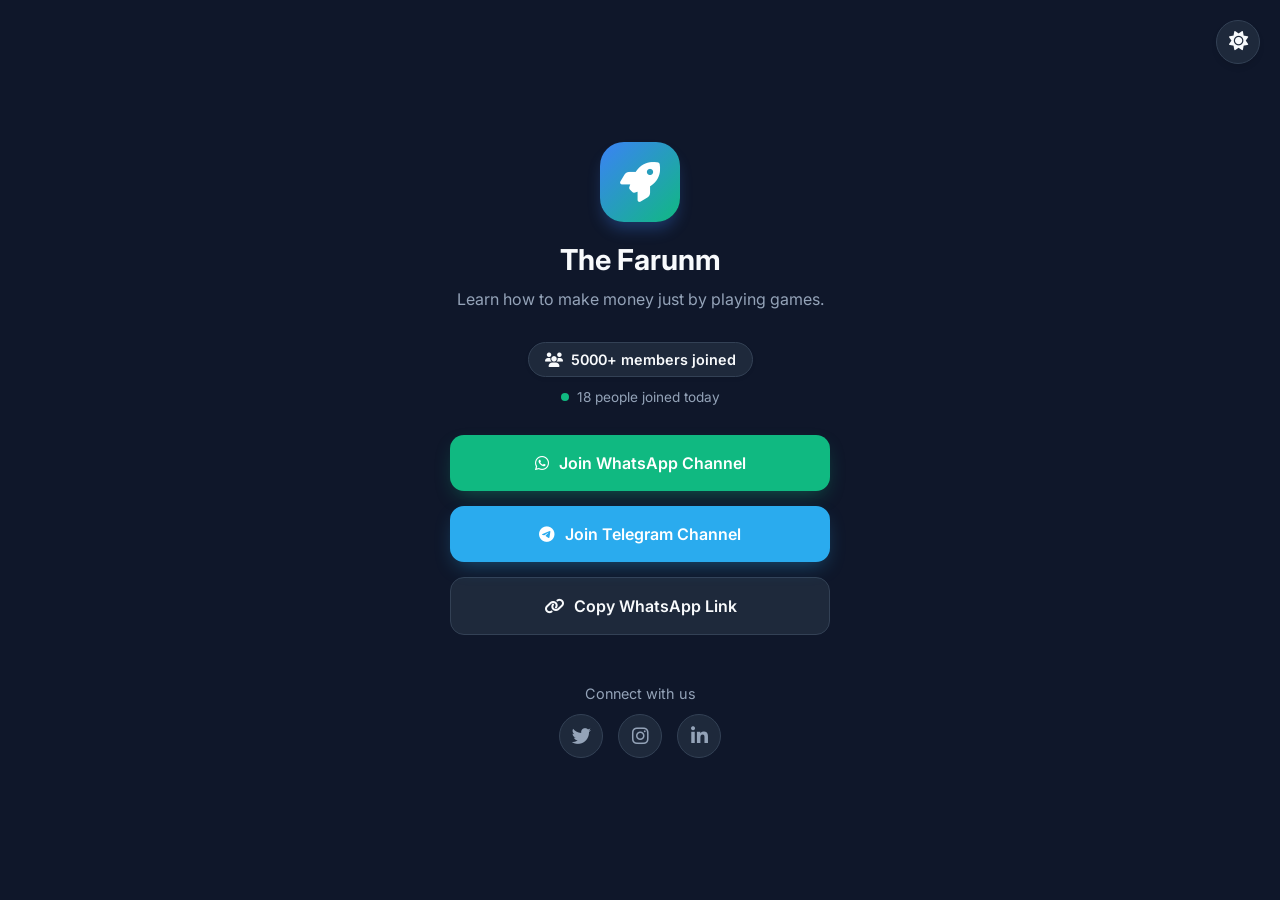
<file: index.html>
<!DOCTYPE html>
<html lang="en" data-theme="dark">
<head>
    <meta charset="UTF-8">
    <meta name="viewport" content="width=device-width, initial-scale=1.0">
    <title>The Farunm | WhatsApp Channel</title>
    <!-- Basic SEO -->
    <meta name="description" content="Join our thriving community of tech enthusiasts and students. Get the latest updates directly on your WhatsApp.">
    <meta name="keywords" content="tech community, whatsapp channel, students, programming">
    <!-- Favicon -->
    <link rel="icon" href="data:image/svg+xml,<svg xmlns=%22http://www.w3.org/2000/svg%22 viewBox=%220 0 100 100%22><text y=%22.9em%22 font-size=%2290%22>🚀</text></svg>">
    
    <!-- External CSS for Fonts and Icons -->
    <link href="https://fonts.googleapis.com/css2?family=Inter:wght@400;500;600;700&display=swap" rel="stylesheet">
    <link rel="stylesheet" href="https://cdnjs.cloudflare.com/ajax/libs/font-awesome/6.4.0/css/all.min.css">
    
    <!-- Custom CSS -->
    <link rel="stylesheet" href="style.css">
</head>
<body>
    <!-- Theme Toggle Button -->
    <div class="theme-switch">
        <button id="theme-toggle" aria-label="Toggle Dark/Light Mode">
            <i class="fas fa-sun"></i>
        </button>
    </div>

    <!-- Popup Notification -->
    <div class="popup" id="welcome-popup">
        <p>👋 Tap below to join the community!</p>
        <button id="close-popup"><i class="fas fa-times"></i></button>
    </div>

    <main class="container">
        <!-- Profile / Logo Section -->
        <div class="profile-section">
            <div class="logo">
                <i class="fas fa-rocket"></i>
            </div>
            <h1>The Farunm</h1>
            <p class="description">Learn how to make money just by playing games.</p>
        </div>

        <!-- Stats Counter -->
        <div class="stats-section">
            <div class="stat-badge">
                <i class="fas fa-users"></i>
                <span>5000+ members joined</span>
            </div>
            <div class="live-activity" id="live-activity">
                <span class="pulse"></span>
                <span>12 people joined today</span>
            </div>
        </div>

        <!-- Action Buttons -->
        <div class="action-section">
            <button id="join-btn" class="glow-button primary">
                <i class="fab fa-whatsapp"></i>
                <span class="btn-text">Join WhatsApp Channel</span>
                <span class="loader" style="display: none;"></span>
            </button>
            <button id="join-telegram-btn" class="glow-button primary telegram-btn">
                <i class="fab fa-telegram-plane"></i>
                <span class="btn-text">Join Telegram Channel</span>
                <span class="loader" style="display: none;"></span>
            </button>
            <button id="copy-btn" class="secondary-button">
                <i class="fas fa-link"></i>
                Copy WhatsApp Link
            </button>
        </div>

        <!-- Social Media Links -->
        <div class="social-section">
            <p>Connect with us</p>
            <div class="social-icons">
                <a href="#" aria-label="Twitter"><i class="fab fa-twitter"></i></a>
                <a href="#" aria-label="Instagram"><i class="fab fa-instagram"></i></a>
                <a href="#" aria-label="LinkedIn"><i class="fab fa-linkedin-in"></i></a>
            </div>
        </div>
    </main>

    <!-- Smooth Redirect Overlay -->
    <div class="redirect-overlay" id="redirect-overlay">
        <div class="redirect-content">
            <i class="fab fa-whatsapp whatsapp-icon" id="redirect-icon"></i>
            <h2 id="redirect-text">Redirecting to WhatsApp...</h2>
            <p>Get ready to join our awesome community.</p>
        </div>
    </div>

    <!-- Custom JavaScript -->
    <script src="script.js"></script>
</body>
</html>
</file>
<file: style.css>
:root {
    /* Light Theme Colors */
    --bg-color: #f8fafc;
    --text-primary: #0f172a;
    --text-secondary: #475569;
    --card-bg: #ffffff;
    --accent-color: #10b981; /* WhatsApp Greenish */
    --accent-hover: #059669;
    --glow-color: rgba(16, 185, 129, 0.4);
    --border-color: #e2e8f0;
    --overlay-bg: rgba(255, 255, 255, 0.9);
}

[data-theme="dark"] {
    /* Dark Theme Colors */
    --bg-color: #0f172a;
    --text-primary: #f8fafc;
    --text-secondary: #94a3b8;
    --card-bg: #1e293b;
    --accent-color: #10b981;
    --accent-hover: #34d399;
    --glow-color: rgba(16, 185, 129, 0.4);
    --border-color: #334155;
    --overlay-bg: rgba(15, 23, 42, 0.9);
}

* {
    margin: 0;
    padding: 0;
    box-sizing: border-box;
    font-family: 'Inter', sans-serif;
    transition: background-color 0.3s ease, color 0.3s ease;
}

body {
    background-color: var(--bg-color);
    color: var(--text-primary);
    min-height: 100vh;
    display: flex;
    flex-direction: column;
    align-items: center;
    justify-content: center;
    overflow-x: hidden;
}

/* Theme Toggle */
.theme-switch {
    position: absolute;
    top: 20px;
    right: 20px;
}

#theme-toggle {
    background: var(--card-bg);
    border: 1px solid var(--border-color);
    color: var(--text-primary);
    width: 44px;
    height: 44px;
    border-radius: 50%;
    cursor: pointer;
    font-size: 1.2rem;
    display: flex;
    align-items: center;
    justify-content: center;
    box-shadow: 0 4px 6px -1px rgba(0, 0, 0, 0.1);
}

#theme-toggle:hover {
    transform: scale(1.05);
}

/* Main Container */
.container {
    width: 100%;
    max-width: 420px;
    padding: 40px 20px;
    text-align: center;
    display: flex;
    flex-direction: column;
    gap: 30px;
}

/* Profile Section */
.profile-section .logo {
    width: 80px;
    height: 80px;
    background: linear-gradient(135deg, #3b82f6, var(--accent-color));
    border-radius: 24px;
    margin: 0 auto 20px;
    display: flex;
    align-items: center;
    justify-content: center;
    font-size: 2.5rem;
    color: white;
    box-shadow: 0 10px 15px -3px rgba(59, 130, 246, 0.3);
    animation: float 6s ease-in-out infinite;
}

@keyframes float {
    0% { transform: translateY(0px); }
    50% { transform: translateY(-10px); }
    100% { transform: translateY(0px); }
}

.profile-section h1 {
    font-size: 1.8rem;
    font-weight: 700;
    margin-bottom: 10px;
}

.description {
    color: var(--text-secondary);
    font-size: 1rem;
    line-height: 1.6;
}

/* Stats Section */
.stats-section {
    display: flex;
    flex-direction: column;
    gap: 12px;
    align-items: center;
}

.stat-badge {
    background: var(--card-bg);
    border: 1px solid var(--border-color);
    padding: 8px 16px;
    border-radius: 20px;
    font-size: 0.9rem;
    font-weight: 600;
    display: flex;
    align-items: center;
    gap: 8px;
    box-shadow: 0 2px 4px rgba(0,0,0,0.05);
}

.live-activity {
    display: flex;
    align-items: center;
    gap: 8px;
    font-size: 0.85rem;
    color: var(--text-secondary);
}

.pulse {
    width: 8px;
    height: 8px;
    background-color: var(--accent-color);
    border-radius: 50%;
    animation: pulse-ring 2s infinite;
}

@keyframes pulse-ring {
    0% { box-shadow: 0 0 0 0 rgba(16, 185, 129, 0.7); }
    70% { box-shadow: 0 0 0 10px rgba(16, 185, 129, 0); }
    100% { box-shadow: 0 0 0 0 rgba(16, 185, 129, 0); }
}

/* Action Buttons */
.action-section {
    display: flex;
    flex-direction: column;
    gap: 15px;
}

button {
    border: none;
    outline: none;
    cursor: pointer;
    border-radius: 14px;
    font-size: 1rem;
    font-weight: 600;
    padding: 18px;
    display: flex;
    align-items: center;
    justify-content: center;
    gap: 10px;
    width: 100%;
    transition: all 0.2s ease;
}

.glow-button {
    background-color: var(--accent-color);
    color: white;
    box-shadow: 0 8px 20px -6px var(--glow-color);
    position: relative;
    overflow: hidden;
}

.glow-button:hover {
    transform: translateY(-2px);
    background-color: var(--accent-hover);
    box-shadow: 0 12px 25px -6px var(--glow-color);
}

.glow-button:active {
    transform: translateY(1px);
}

.telegram-btn {
    background-color: #2AABEE;
    box-shadow: 0 8px 20px -6px rgba(42, 171, 238, 0.4);
}

.telegram-btn:hover {
    background-color: #2298D6;
    box-shadow: 0 12px 25px -6px rgba(42, 171, 238, 0.4);
}

.secondary-button {
    background-color: var(--card-bg);
    color: var(--text-primary);
    border: 1px solid var(--border-color);
}

.secondary-button:hover {
    background-color: var(--border-color);
    color: var(--accent-color);
}

/* Social Section */
.social-section {
    margin-top: 20px;
}

.social-section p {
    color: var(--text-secondary);
    font-size: 0.9rem;
    margin-bottom: 12px;
}

.social-icons {
    display: flex;
    justify-content: center;
    gap: 15px;
}

.social-icons a {
    color: var(--text-secondary);
    font-size: 1.2rem;
    width: 44px;
    height: 44px;
    border-radius: 50%;
    background: var(--card-bg);
    border: 1px solid var(--border-color);
    display: flex;
    align-items: center;
    justify-content: center;
    text-decoration: none;
    transition: all 0.3s ease;
}

.social-icons a:hover {
    color: var(--accent-color);
    border-color: var(--accent-color);
    transform: translateY(-3px);
}

/* Popup Notification */
.popup {
    position: fixed;
    bottom: -100px;
    left: 50%;
    transform: translateX(-50%);
    background: var(--card-bg);
    border: 1px solid var(--border-color);
    padding: 12px 20px;
    border-radius: 30px;
    display: flex;
    align-items: center;
    gap: 15px;
    box-shadow: 0 10px 25px -5px rgba(0,0,0,0.2);
    transition: bottom 0.5s cubic-bezier(0.175, 0.885, 0.32, 1.275);
    z-index: 100;
    width: max-content;
    max-width: 90%;
}

.popup.show {
    bottom: 30px;
}

#close-popup {
    background: transparent;
    width: auto;
    padding: 0;
    color: var(--text-secondary);
}

#close-popup:hover {
    color: var(--text-primary);
}

/* Redirect Overlay */
.redirect-overlay {
    position: fixed;
    top: 0;
    left: 0;
    width: 100%;
    height: 100%;
    background: var(--overlay-bg);
    backdrop-filter: blur(5px);
    display: flex;
    align-items: center;
    justify-content: center;
    z-index: 1000;
    opacity: 0;
    pointer-events: none;
    transition: opacity 0.4s ease;
}

.redirect-overlay.active {
    opacity: 1;
    pointer-events: all;
}

.redirect-content {
    text-align: center;
    animation: scaleUp 0.5s cubic-bezier(0.175, 0.885, 0.32, 1.275);
}

@keyframes scaleUp {
    0% { transform: scale(0.8); opacity: 0; }
    100% { transform: scale(1); opacity: 1; }
}

.whatsapp-icon {
    font-size: 4rem;
    color: var(--accent-color);
    margin-bottom: 20px;
    animation: bounce 2s infinite;
}

@keyframes bounce {
    0%, 100% { transform: translateY(0); }
    50% { transform: translateY(-15px); }
}

.loader {
    width: 24px;
    height: 24px;
    border: 3px solid rgba(255,255,255,0.3);
    border-radius: 50%;
    border-top-color: white;
    animation: spin 1s ease-in-out infinite;
}

@keyframes spin {
    to { transform: rotate(360deg); }
}
</file>
